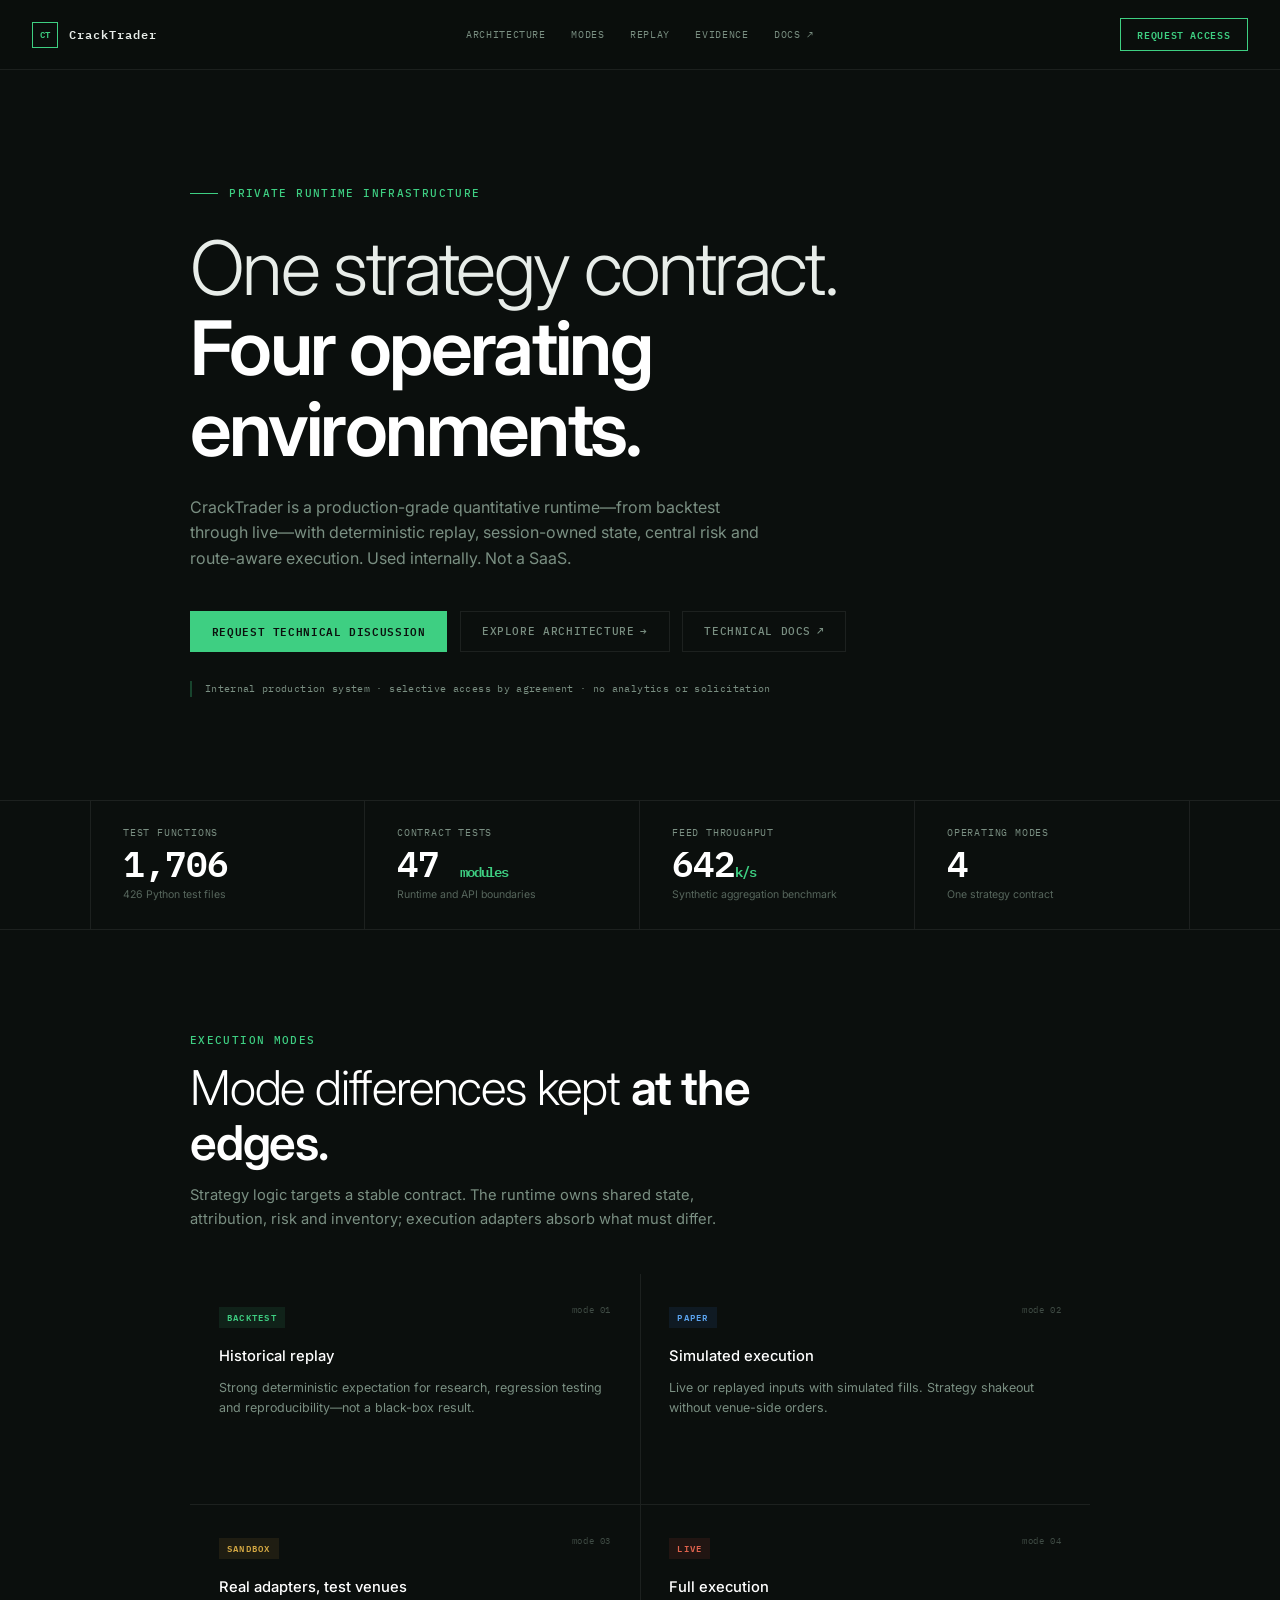
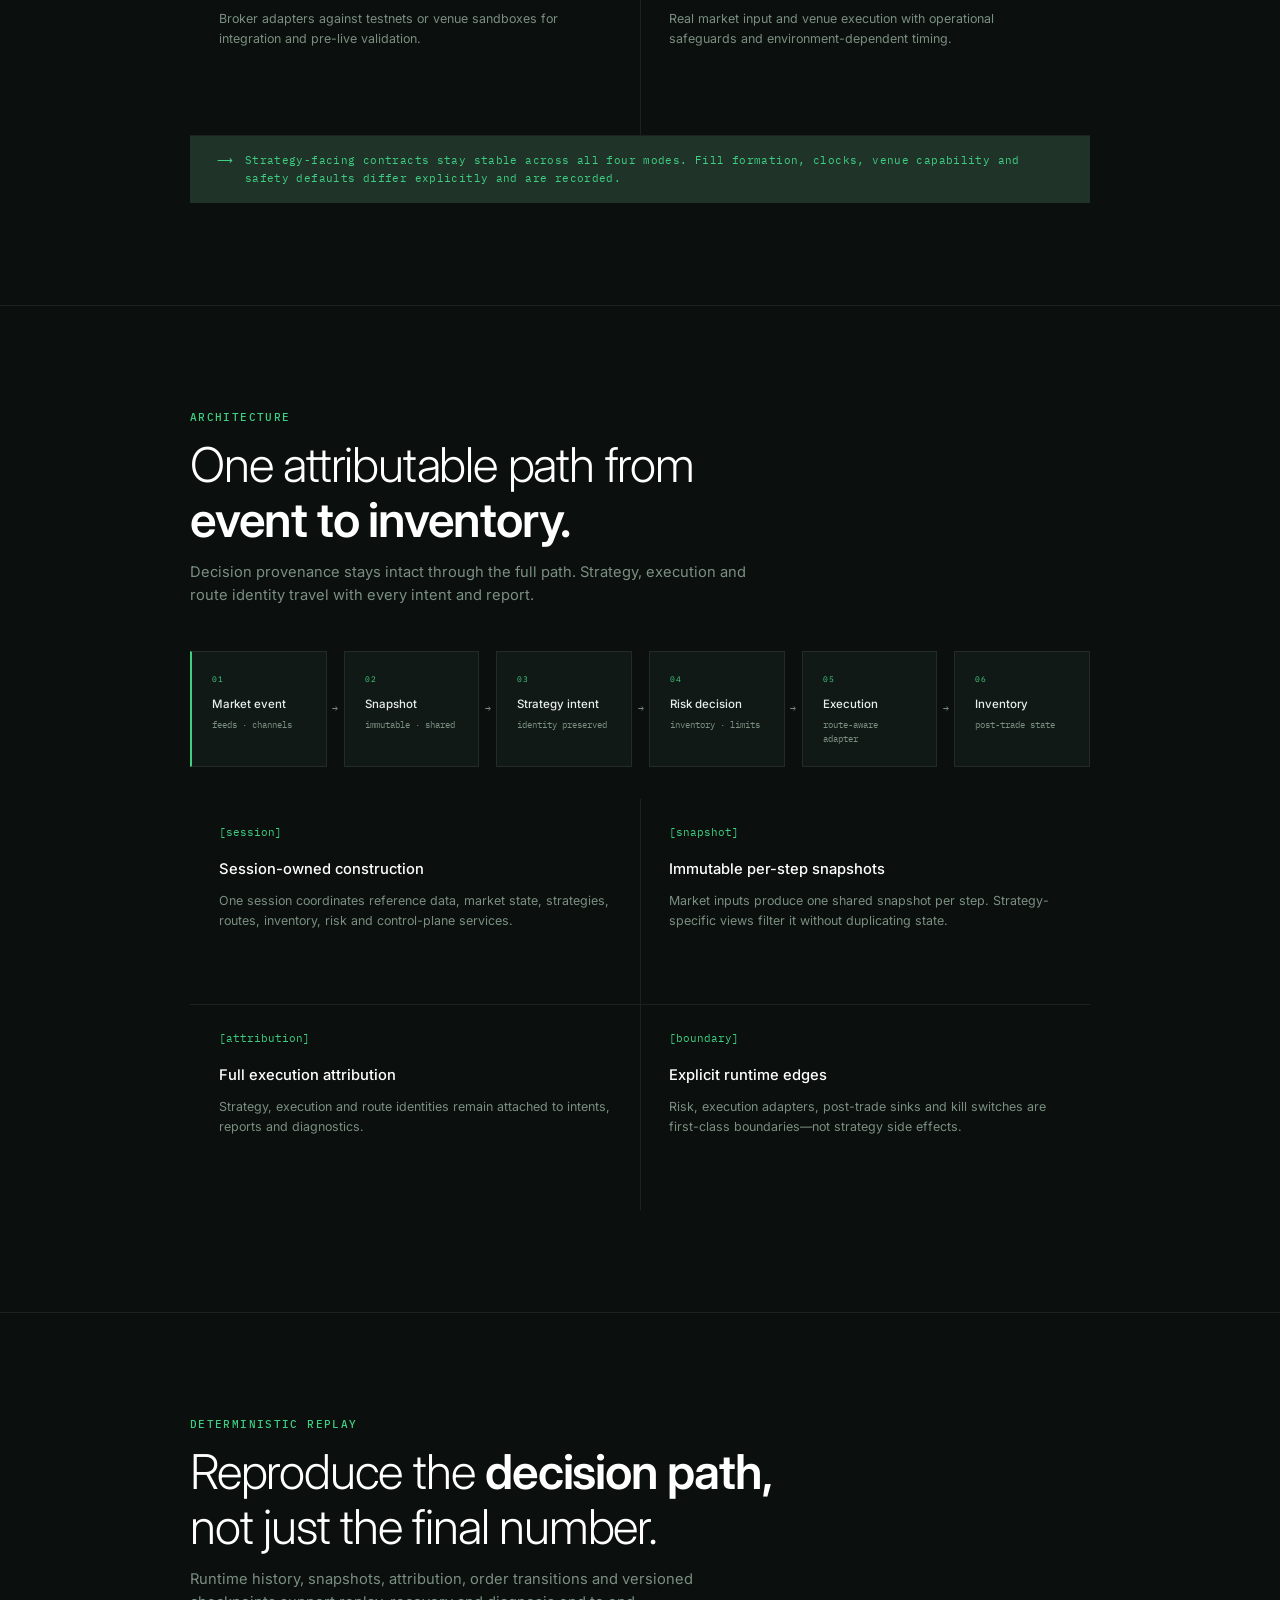
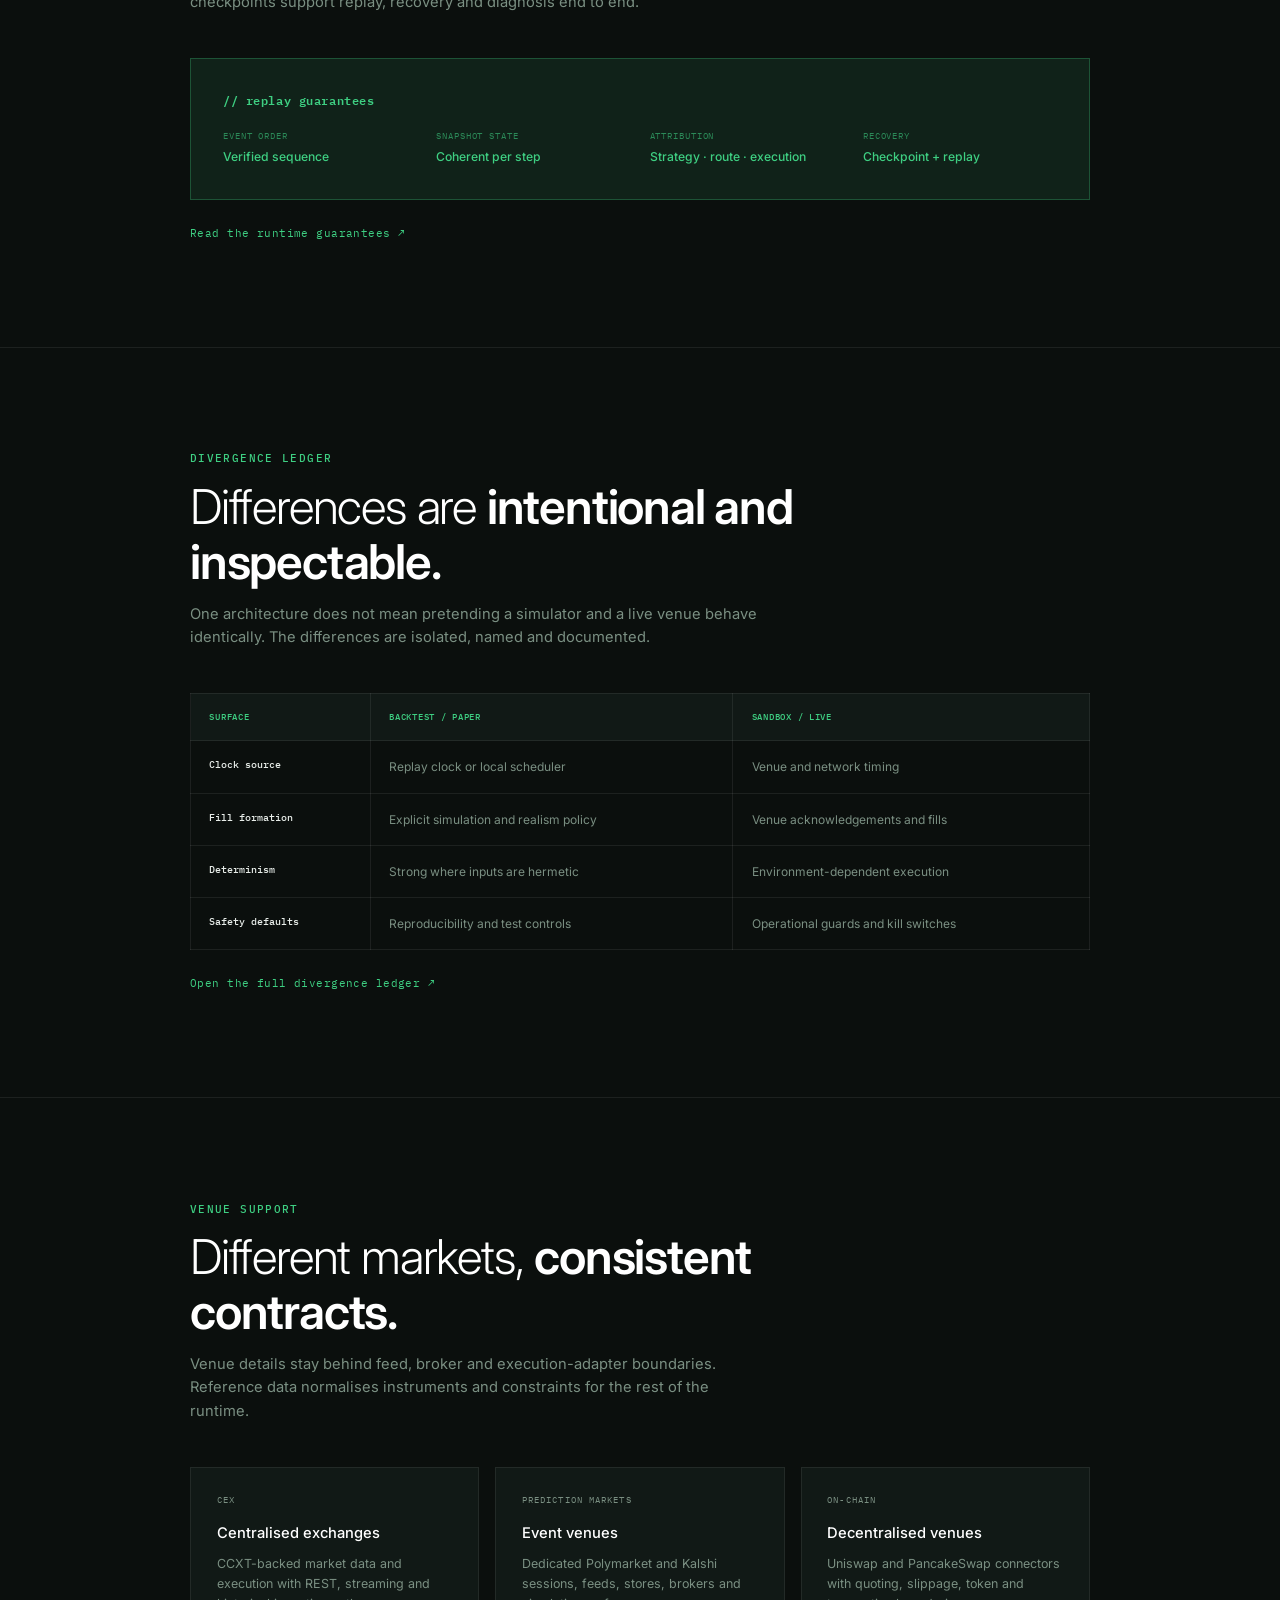
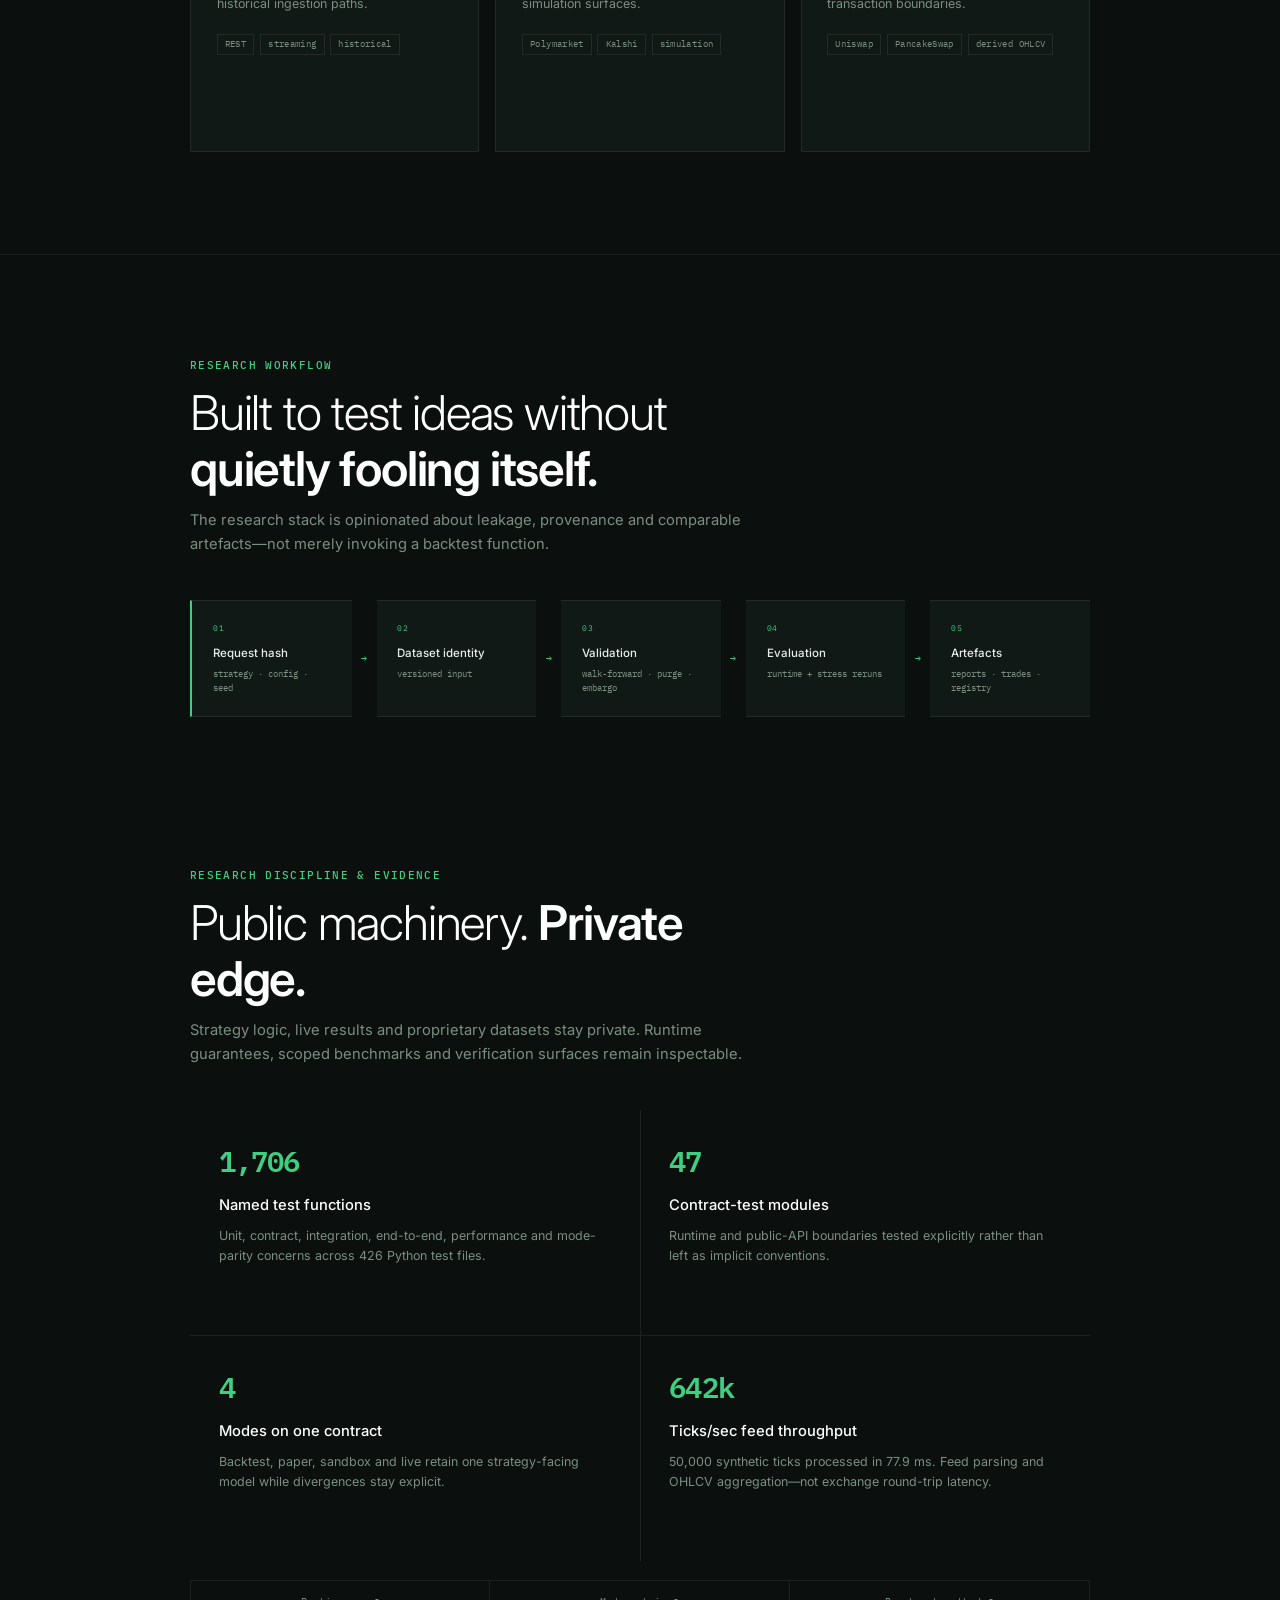
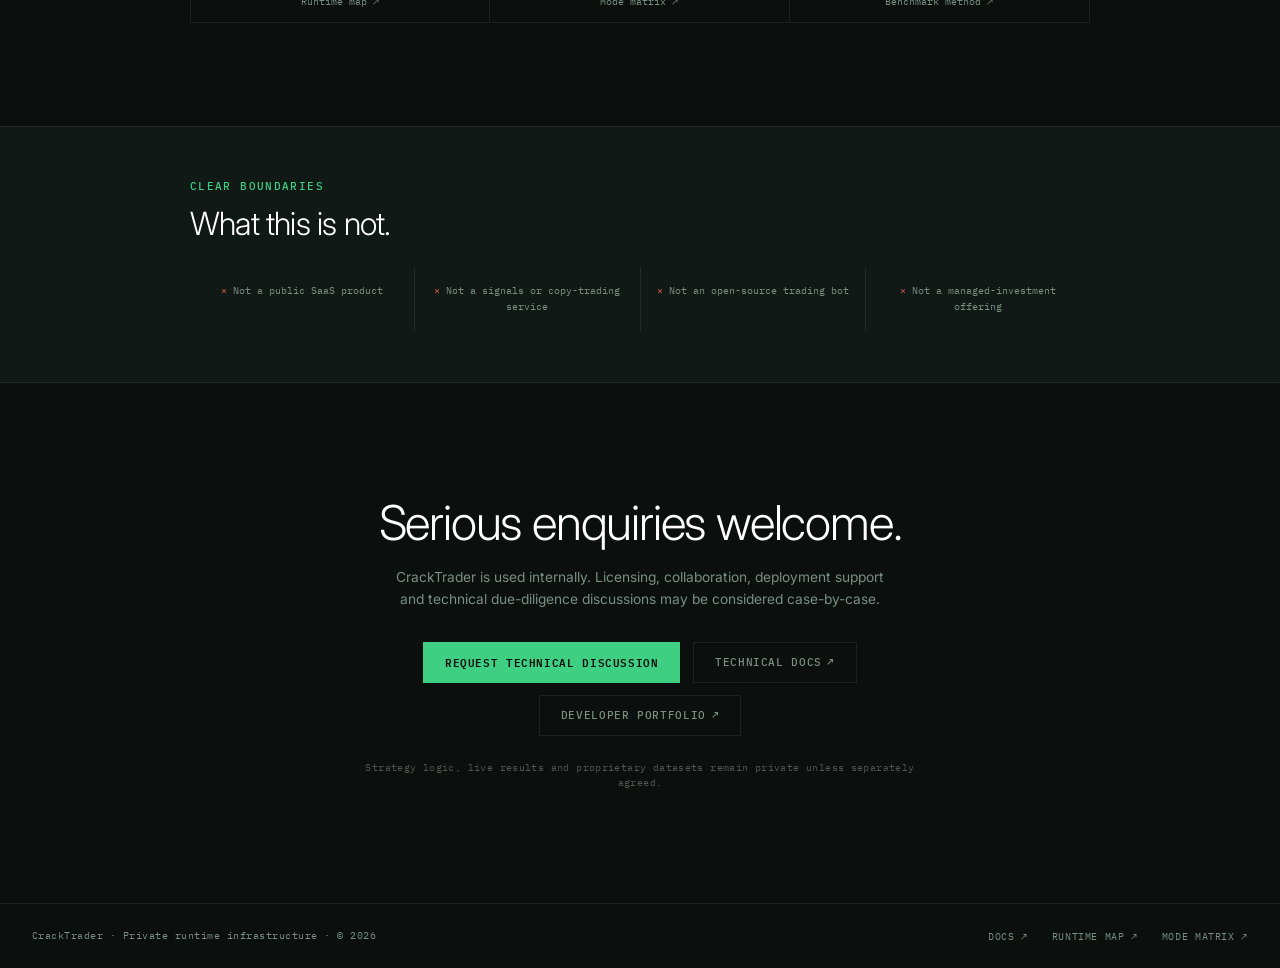
<file: index.html>
<!doctype html>
<html lang="en-AU">
<head>
  <meta charset="utf-8">
  <meta name="viewport" content="width=device-width, initial-scale=1">

  <title>CrackTrader — One Contract from Backtest to Live</title>
  <meta name="description" content="Private runtime infrastructure for quantitative research and execution. One strategy contract across backtest, paper, sandbox and live.">
  <meta name="author" content="Lachlan Bridges">
  <meta name="theme-color" content="#0b0f0d">

  <link rel="canonical" href="https://cracktrader.github.io/">

  <link rel="icon" href="/favicon.ico" sizes="any">
  <link rel="icon" type="image/png" sizes="32x32" href="/favicon-32x32.png">
  <link rel="icon" href="/assets/favicon.svg" type="image/svg+xml">
  <link rel="apple-touch-icon" sizes="180x180" href="/apple-touch-icon.png">
  <link rel="manifest" href="/site.webmanifest">

  <!-- Open Graph / link previews -->
  <meta property="og:type" content="website">
  <meta property="og:locale" content="en_AU">
  <meta property="og:site_name" content="CrackTrader">
  <meta property="og:title" content="CrackTrader — One Contract from Backtest to Live">
  <meta property="og:description" content="Private runtime infrastructure for quantitative research and execution. One strategy contract across backtest, paper, sandbox and live.">
  <meta property="og:url" content="https://cracktrader.github.io/">
  <meta property="og:image" content="https://cracktrader.github.io/assets/images/social-card.png">
  <meta property="og:image:secure_url" content="https://cracktrader.github.io/assets/images/social-card.png">
  <meta property="og:image:type" content="image/png">
  <meta property="og:image:width" content="1200">
  <meta property="og:image:height" content="630">
  <meta property="og:image:alt" content="CrackTrader — one strategy contract across backtest, paper, sandbox and live.">

  <!-- Twitter / X -->
  <meta name="twitter:card" content="summary_large_image">
  <meta name="twitter:title" content="CrackTrader — One Contract from Backtest to Live">
  <meta name="twitter:description" content="Private runtime infrastructure for quantitative research and execution. One strategy contract across backtest, paper, sandbox and live.">
  <meta name="twitter:image" content="https://cracktrader.github.io/assets/images/social-card.png">
  <meta name="twitter:image:alt" content="CrackTrader — one strategy contract across backtest, paper, sandbox and live.">

  <script type="application/ld+json">
  {
    "@context": "https://schema.org",
    "@type": "WebSite",
    "name": "CrackTrader",
    "url": "https://cracktrader.github.io/",
    "description": "Private runtime infrastructure for quantitative research and execution. One strategy contract across backtest, paper, sandbox and live.",
    "publisher": {
      "@type": "Person",
      "name": "Lachlan Bridges",
      "url": "https://thetailorretailored.github.io/"
    },
    "about": {
      "@type": "SoftwareApplication",
      "name": "CrackTrader",
      "applicationCategory": "DeveloperApplication",
      "operatingSystem": "Server-side Python runtime",
      "description": "A private quantitative runtime with deterministic replay, session-owned state, central risk and route-aware execution."
    }
  }
  </script>

  <link rel="preconnect" href="https://fonts.googleapis.com">
  <link rel="preconnect" href="https://fonts.gstatic.com" crossorigin>
  <link href="https://fonts.googleapis.com/css2?family=IBM+Plex+Mono:wght@400;500;600&amp;family=Inter:wght@300;400;500;600&amp;display=swap" rel="stylesheet">
  <link rel="stylesheet" href="styles.css">
</head>
  <body>
    <a class="skip-link" href="#main">Skip to content</a>

    <header class="site-nav">
      <a class="nav-logo" href="#top" aria-label="CrackTrader, home">
        <span class="nav-logo-mark" aria-hidden="true">CT</span>
        <span>CrackTrader</span>
      </a>
      <nav class="nav-links" aria-label="Primary navigation">
        <a href="#architecture">Architecture</a>
        <a href="#modes">Modes</a>
        <a href="#replay">Replay</a>
        <a href="#evidence">Evidence</a>
        <a href="https://cracktrader.github.io/docs/">Docs <span aria-hidden="true">↗</span></a>
      </nav>
      <a class="nav-cta" href="#access">Request access</a>
    </header>

    <main id="main">
      <section class="hero page-width" id="top">
        <p class="eyebrow rule-label">Private runtime infrastructure</p>
        <h1>One strategy contract.<br><strong>Four operating environments.</strong></h1>
        <p class="hero-copy">
          CrackTrader is a production-grade quantitative runtime—from backtest through
          live—with deterministic replay, session-owned state, central risk and
          route-aware execution. Used internally. Not a SaaS.
        </p>
        <div class="actions">
          <a class="button primary" href="#access">Request technical discussion</a>
          <a class="button ghost" href="#architecture">Explore architecture <span aria-hidden="true">→</span></a>
          <a class="button ghost" href="https://cracktrader.github.io/docs/">Technical docs <span aria-hidden="true">↗</span></a>
        </div>
        <p class="hero-note">Internal production system · selective access by agreement · no analytics or solicitation</p>
      </section>

      <section class="metrics" aria-label="Engineering metrics">
        <div class="metrics-inner">
          <article>
            <p>Test functions</p>
            <strong>1,706</strong>
            <small>426 Python test files</small>
          </article>
          <article>
            <p>Contract tests</p>
            <strong>47 <span>modules</span></strong>
            <small>Runtime and API boundaries</small>
          </article>
          <article>
            <p>Feed throughput</p>
            <strong>642<span>k/s</span></strong>
            <small>Synthetic aggregation benchmark</small>
          </article>
          <article>
            <p>Operating modes</p>
            <strong>4</strong>
            <small>One strategy contract</small>
          </article>
        </div>
      </section>

      <section class="section page-width" id="modes">
        <header class="section-header">
          <p class="eyebrow">Execution modes</p>
          <h2>Mode differences kept <strong>at the edges.</strong></h2>
          <p>Strategy logic targets a stable contract. The runtime owns shared state, attribution, risk and inventory; execution adapters absorb what must differ.</p>
        </header>

        <div class="mode-grid">
          <article>
            <small>mode 01</small>
            <span class="mode-tag backtest">Backtest</span>
            <h3>Historical replay</h3>
            <p>Strong deterministic expectation for research, regression testing and reproducibility—not a black-box result.</p>
          </article>
          <article>
            <small>mode 02</small>
            <span class="mode-tag paper">Paper</span>
            <h3>Simulated execution</h3>
            <p>Live or replayed inputs with simulated fills. Strategy shakeout without venue-side orders.</p>
          </article>
          <article>
            <small>mode 03</small>
            <span class="mode-tag sandbox">Sandbox</span>
            <h3>Real adapters, test venues</h3>
            <p>Broker adapters against testnets or venue sandboxes for integration and pre-live validation.</p>
          </article>
          <article>
            <small>mode 04</small>
            <span class="mode-tag live">Live</span>
            <h3>Full execution</h3>
            <p>Real market input and venue execution with operational safeguards and environment-dependent timing.</p>
          </article>
          <p class="contract-banner"><span aria-hidden="true">⟶</span> Strategy-facing contracts stay stable across all four modes. Fill formation, clocks, venue capability and safety defaults differ explicitly and are recorded.</p>
        </div>
      </section>

      <hr>

      <section class="section page-width" id="architecture">
        <header class="section-header">
          <p class="eyebrow">Architecture</p>
          <h2>One attributable path from <strong>event to inventory.</strong></h2>
          <p>Decision provenance stays intact through the full path. Strategy, execution and route identity travel with every intent and report.</p>
        </header>

        <div class="pipeline-scroll" tabindex="0" aria-label="Scrollable runtime pipeline">
          <ol class="pipeline">
            <li><span>01</span><strong>Market event</strong><small>feeds · channels</small></li>
            <li class="pipe-arrow" aria-hidden="true">→</li>
            <li><span>02</span><strong>Snapshot</strong><small>immutable · shared</small></li>
            <li class="pipe-arrow" aria-hidden="true">→</li>
            <li><span>03</span><strong>Strategy intent</strong><small>identity preserved</small></li>
            <li class="pipe-arrow" aria-hidden="true">→</li>
            <li><span>04</span><strong>Risk decision</strong><small>inventory · limits</small></li>
            <li class="pipe-arrow" aria-hidden="true">→</li>
            <li><span>05</span><strong>Execution</strong><small>route-aware adapter</small></li>
            <li class="pipe-arrow" aria-hidden="true">→</li>
            <li><span>06</span><strong>Inventory</strong><small>post-trade state</small></li>
          </ol>
        </div>

        <div class="property-grid">
          <article><span>[session]</span><h3>Session-owned construction</h3><p>One session coordinates reference data, market state, strategies, routes, inventory, risk and control-plane services.</p></article>
          <article><span>[snapshot]</span><h3>Immutable per-step snapshots</h3><p>Market inputs produce one shared snapshot per step. Strategy-specific views filter it without duplicating state.</p></article>
          <article><span>[attribution]</span><h3>Full execution attribution</h3><p>Strategy, execution and route identities remain attached to intents, reports and diagnostics.</p></article>
          <article><span>[boundary]</span><h3>Explicit runtime edges</h3><p>Risk, execution adapters, post-trade sinks and kill switches are first-class boundaries—not strategy side effects.</p></article>
        </div>
      </section>

      <hr>

      <section class="section page-width" id="replay">
        <header class="section-header">
          <p class="eyebrow">Deterministic replay</p>
          <h2>Reproduce the <strong>decision path,</strong> not just the final number.</h2>
          <p>Runtime history, snapshots, attribution, order transitions and versioned checkpoints support replay, recovery and diagnosis end to end.</p>
        </header>

        <div class="replay-block">
          <p class="terminal-label">// replay guarantees</p>
          <dl>
            <div><dt>Event order</dt><dd>Verified sequence</dd></div>
            <div><dt>Snapshot state</dt><dd>Coherent per step</dd></div>
            <div><dt>Attribution</dt><dd>Strategy · route · execution</dd></div>
            <div><dt>Recovery</dt><dd>Checkpoint + replay</dd></div>
          </dl>
        </div>
        <a class="inline-link" href="https://cracktrader.github.io/docs/testing/runtime_guarantees/">Read the runtime guarantees <span aria-hidden="true">↗</span></a>
      </section>

      <hr>

      <section class="section page-width" id="divergence">
        <header class="section-header">
          <p class="eyebrow">Divergence ledger</p>
          <h2>Differences are <strong>intentional and inspectable.</strong></h2>
          <p>One architecture does not mean pretending a simulator and a live venue behave identically. The differences are isolated, named and documented.</p>
        </header>
        <div class="ledger-wrap">
          <table class="ledger">
            <thead><tr><th>Surface</th><th>Backtest / paper</th><th>Sandbox / live</th></tr></thead>
            <tbody>
              <tr><th>Clock source</th><td>Replay clock or local scheduler</td><td>Venue and network timing</td></tr>
              <tr><th>Fill formation</th><td>Explicit simulation and realism policy</td><td>Venue acknowledgements and fills</td></tr>
              <tr><th>Determinism</th><td>Strong where inputs are hermetic</td><td>Environment-dependent execution</td></tr>
              <tr><th>Safety defaults</th><td>Reproducibility and test controls</td><td>Operational guards and kill switches</td></tr>
            </tbody>
          </table>
        </div>
        <a class="inline-link" href="https://cracktrader.github.io/docs/mode_divergence_ledger/">Open the full divergence ledger <span aria-hidden="true">↗</span></a>
      </section>

      <hr>

      <section class="section page-width" id="venues">
        <header class="section-header">
          <p class="eyebrow">Venue support</p>
          <h2>Different markets, <strong>consistent contracts.</strong></h2>
          <p>Venue details stay behind feed, broker and execution-adapter boundaries. Reference data normalises instruments and constraints for the rest of the runtime.</p>
        </header>
        <div class="venue-grid">
          <article>
            <small>CEX</small><h3>Centralised exchanges</h3>
            <p>CCXT-backed market data and execution with REST, streaming and historical ingestion paths.</p>
            <ul><li>REST</li><li>streaming</li><li>historical</li></ul>
          </article>
          <article>
            <small>Prediction markets</small><h3>Event venues</h3>
            <p>Dedicated Polymarket and Kalshi sessions, feeds, stores, brokers and simulation surfaces.</p>
            <ul><li>Polymarket</li><li>Kalshi</li><li>simulation</li></ul>
          </article>
          <article>
            <small>On-chain</small><h3>Decentralised venues</h3>
            <p>Uniswap and PancakeSwap connectors with quoting, slippage, token and transaction boundaries.</p>
            <ul><li>Uniswap</li><li>PancakeSwap</li><li>derived OHLCV</li></ul>
          </article>
        </div>
      </section>

      <hr>

      <section class="section page-width" id="research">
        <header class="section-header">
          <p class="eyebrow">Research workflow</p>
          <h2>Built to test ideas without <strong>quietly fooling itself.</strong></h2>
          <p>The research stack is opinionated about leakage, provenance and comparable artefacts—not merely invoking a backtest function.</p>
        </header>

        <div class="workflow-scroll" tabindex="0" aria-label="Scrollable research workflow">
          <ol class="workflow">
            <li><span>01</span><strong>Request hash</strong><small>strategy · config · seed</small></li>
            <li aria-hidden="true">→</li>
            <li><span>02</span><strong>Dataset identity</strong><small>versioned input</small></li>
            <li aria-hidden="true">→</li>
            <li><span>03</span><strong>Validation</strong><small>walk-forward · purge · embargo</small></li>
            <li aria-hidden="true">→</li>
            <li><span>04</span><strong>Evaluation</strong><small>runtime + stress reruns</small></li>
            <li aria-hidden="true">→</li>
            <li><span>05</span><strong>Artefacts</strong><small>reports · trades · registry</small></li>
          </ol>
        </div>
      </section>

      <section class="section page-width evidence-section" id="evidence">
        <header class="section-header">
          <p class="eyebrow">Research discipline &amp; evidence</p>
          <h2>Public machinery. <strong>Private edge.</strong></h2>
          <p>Strategy logic, live results and proprietary datasets stay private. Runtime guarantees, scoped benchmarks and verification surfaces remain inspectable.</p>
        </header>
        <div class="evidence-grid">
          <article><strong>1,706</strong><h3>Named test functions</h3><p>Unit, contract, integration, end-to-end, performance and mode-parity concerns across 426 Python test files.</p></article>
          <article><strong>47</strong><h3>Contract-test modules</h3><p>Runtime and public-API boundaries tested explicitly rather than left as implicit conventions.</p></article>
          <article><strong>4</strong><h3>Modes on one contract</h3><p>Backtest, paper, sandbox and live retain one strategy-facing model while divergences stay explicit.</p></article>
          <article><strong>642k</strong><h3>Ticks/sec feed throughput</h3><p>50,000 synthetic ticks processed in 77.9 ms. Feed parsing and OHLCV aggregation—not exchange round-trip latency.</p></article>
        </div>
        <div class="document-links">
          <a href="https://cracktrader.github.io/docs/architecture/runtime_map/">Runtime map <span aria-hidden="true">↗</span></a>
          <a href="https://cracktrader.github.io/docs/architecture/mode_matrix/">Mode matrix <span aria-hidden="true">↗</span></a>
          <a href="https://cracktrader.github.io/docs/performance/benchmarking/">Benchmark method <span aria-hidden="true">↗</span></a>
        </div>
      </section>

      <section class="not-section" aria-labelledby="not-title">
        <div class="page-width">
          <p class="eyebrow">Clear boundaries</p>
          <h2 id="not-title">What this is not.</h2>
          <ul>
            <li>Not a public SaaS product</li>
            <li>Not a signals or copy-trading service</li>
            <li>Not an open-source trading bot</li>
            <li>Not a managed-investment offering</li>
          </ul>
        </div>
      </section>

      <section class="access" id="access">
        <h2>Serious enquiries welcome.</h2>
        <p>CrackTrader is used internally. Licensing, collaboration, deployment support and technical due-diligence discussions may be considered case-by-case.</p>
        <div class="actions centred">
          <a class="button primary" href="mailto:lachlanjbridges@gmail.com?subject=CrackTrader%20technical%20discussion">Request technical discussion</a>
          <a class="button ghost" href="https://cracktrader.github.io/docs/">Technical docs <span aria-hidden="true">↗</span></a>
          <a class="button ghost" href="https://thetailorretailored.github.io/">Developer portfolio <span aria-hidden="true">↗</span></a>
        </div>
        <small>Strategy logic, live results and proprietary datasets remain private unless separately agreed.</small>
      </section>
    </main>

    <footer>
      <p>CrackTrader · Private runtime infrastructure · © 2026</p>
      <nav aria-label="Footer navigation">
        <a href="https://cracktrader.github.io/docs/">Docs <span aria-hidden="true">↗</span></a>
        <a href="https://cracktrader.github.io/docs/architecture/runtime_map/">Runtime map <span aria-hidden="true">↗</span></a>
        <a href="https://cracktrader.github.io/docs/architecture/mode_matrix/">Mode matrix <span aria-hidden="true">↗</span></a>
      </nav>
    </footer>
  </body>
</html>
</file>
<file: styles.css>
:root {
  --bg: #0b0f0d;
  --surface: #111916;
  --surface-2: #18211c;
  --border: rgba(255, 255, 255, .075);
  --border-accent: rgba(62, 207, 130, .28);
  --green: #3ecf82;
  --green-dim: rgba(62, 207, 130, .1);
  --text: #e8ede9;
  --white: #fff;
  --muted: #7a8f82;
  --mono: "IBM Plex Mono", ui-monospace, SFMono-Regular, Consolas, monospace;
  --sans: Inter, ui-sans-serif, system-ui, -apple-system, BlinkMacSystemFont, "Segoe UI", sans-serif;
}

* { box-sizing: border-box; }
html { scroll-behavior: smooth; }
body { margin: 0; background: var(--bg); color: var(--text); font-family: var(--sans); font-size: 16px; line-height: 1.6; text-rendering: optimizeLegibility; }
a { color: inherit; }
h1, h2, h3, p, ol, ul, dl { margin-top: 0; }
hr { margin: 0; border: 0; border-top: .5px solid var(--border); }
.page-width { width: min(900px, calc(100% - 4rem)); margin-inline: auto; }
.skip-link { position: fixed; z-index: 200; top: -5rem; left: 1rem; padding: .7rem 1rem; background: var(--green); color: var(--bg); font-family: var(--mono); font-size: .75rem; }
.skip-link:focus { top: 1rem; }

.site-nav { position: sticky; z-index: 100; top: 0; display: grid; grid-template-columns: 1fr auto 1fr; align-items: center; gap: 2rem; min-height: 70px; padding: .9rem 2rem; border-bottom: .5px solid var(--border); background: rgba(11, 15, 13, .94); backdrop-filter: blur(10px); }
.nav-logo { display: inline-flex; align-items: center; gap: .7rem; width: max-content; font-family: var(--mono); font-size: .78rem; font-weight: 600; letter-spacing: .08em; text-decoration: none; }
.nav-logo-mark { display: grid; width: 26px; height: 26px; place-items: center; border: 1.5px solid var(--green); color: var(--green); font-size: .58rem; letter-spacing: 0; }
.nav-links { display: flex; gap: clamp(.8rem, 2vw, 1.75rem); }
.nav-links a, footer a { color: var(--muted); font-family: var(--mono); font-size: .65rem; letter-spacing: .06em; text-decoration: none; text-transform: uppercase; transition: color 150ms ease; }
.nav-links a:hover, footer a:hover { color: var(--text); }
.nav-cta { justify-self: end; padding: .42rem 1.05rem; border: 1px solid var(--green); color: var(--green); font-family: var(--mono); font-size: .65rem; font-weight: 600; letter-spacing: .06em; text-decoration: none; text-transform: uppercase; transition: background-color 150ms ease; }
.nav-cta:hover { background: var(--green-dim); }

.hero { padding-block: clamp(5rem, 9vw, 7.5rem) clamp(4rem, 8vw, 6.5rem); }
.eyebrow { margin-bottom: .7rem; color: var(--green); font-family: var(--mono); font-size: .66rem; font-weight: 500; letter-spacing: .13em; text-transform: uppercase; }
.rule-label { display: flex; align-items: center; gap: .7rem; margin-bottom: 1.6rem; }
.rule-label::before { content: ""; width: 28px; height: 1px; background: var(--green); }
h1 { max-width: 780px; margin-bottom: 1.6rem; color: var(--text); font-size: clamp(3rem, 6.2vw, 4.7rem); font-weight: 300; letter-spacing: -.035em; line-height: 1.07; }
h1 strong, h2 strong { color: var(--white); font-weight: 600; }
.hero-copy { max-width: 590px; margin-bottom: 2.5rem; color: var(--muted); font-size: 1rem; }
.actions { display: flex; flex-wrap: wrap; gap: .8rem; align-items: center; }
.button { display: inline-flex; align-items: center; gap: .35rem; padding: .68rem 1.3rem; border: .5px solid var(--border); font-family: var(--mono); font-size: .66rem; font-weight: 500; letter-spacing: .06em; text-decoration: none; text-transform: uppercase; transition: color 150ms ease, border-color 150ms ease, background-color 150ms ease; }
.button.primary { border-color: var(--green); background: var(--green); color: var(--bg); font-weight: 600; }
.button.primary:hover { background: #55db91; }
.button.ghost { color: var(--muted); }
.button.ghost:hover { border-color: rgba(255, 255, 255, .22); color: var(--text); }
.hero-note { margin: 1.8rem 0 0; padding-left: .8rem; border-left: 2px solid var(--border-accent); color: var(--muted); font-family: var(--mono); font-size: .64rem; letter-spacing: .035em; }

.metrics { border-block: .5px solid var(--border); }
.metrics-inner { display: grid; grid-template-columns: repeat(4, 1fr); max-width: 1100px; margin-inline: auto; }
.metrics article { min-width: 0; padding: 1.55rem 2rem; border-right: .5px solid var(--border); }
.metrics article:first-child { border-left: .5px solid var(--border); }
.metrics p { margin-bottom: .25rem; color: var(--muted); font-family: var(--mono); font-size: .62rem; letter-spacing: .08em; text-transform: uppercase; }
.metrics strong { display: block; margin-bottom: .35rem; color: var(--white); font-family: var(--mono); font-size: clamp(1.7rem, 3vw, 2.25rem); font-weight: 600; letter-spacing: -.03em; line-height: 1; }
.metrics strong span { color: var(--green); font-size: .9rem; }
.metrics small { display: block; color: rgba(122, 143, 130, .68); font-size: .66rem; }

.section { padding-block: clamp(4.5rem, 8vw, 6.7rem); }
.section-header { max-width: 610px; margin-bottom: 2.7rem; }
.section-header h2, .not-section h2, .access h2, .error-page h1 { margin-bottom: .85rem; color: var(--white); font-size: clamp(2rem, 4.2vw, 3rem); font-weight: 300; letter-spacing: -.025em; line-height: 1.15; }
.section-header > p:last-child { max-width: 570px; margin-bottom: 0; color: var(--muted); font-size: .92rem; }

.mode-grid { display: grid; grid-template-columns: repeat(2, 1fr); gap: 1px; background: var(--border); }
.mode-grid article { position: relative; min-height: 230px; padding: 1.8rem; background: var(--bg); }
.mode-grid article > small { position: absolute; top: 1.8rem; right: 1.8rem; color: rgba(122, 143, 130, .48); font-family: var(--mono); font-size: .57rem; letter-spacing: .06em; }
.mode-tag { display: inline-block; margin-bottom: 1.1rem; padding: .2rem .5rem; font-family: var(--mono); font-size: .57rem; font-weight: 600; letter-spacing: .14em; text-transform: uppercase; }
.mode-tag.backtest { background: rgba(62, 207, 130, .1); color: var(--green); }
.mode-tag.paper { background: rgba(53, 130, 220, .1); color: #5ba4ef; }
.mode-tag.sandbox { background: rgba(200, 160, 60, .1); color: #d4a843; }
.mode-tag.live { background: rgba(220, 80, 60, .1); color: #e0634d; }
.mode-grid h3, .property-grid h3, .venue-grid h3, .evidence-grid h3 { margin-bottom: .55rem; color: var(--white); font-size: .92rem; font-weight: 500; }
.mode-grid article p, .property-grid p, .venue-grid p, .evidence-grid p { margin-bottom: 0; color: var(--muted); font-size: .78rem; }
.contract-banner { grid-column: 1 / -1; display: flex; gap: .7rem; align-items: flex-start; margin: 0; padding: 1rem 1.7rem; background: var(--green-dim); color: var(--green); font-family: var(--mono); font-size: .68rem; letter-spacing: .035em; }

.pipeline-scroll, .workflow-scroll { overflow-x: auto; margin-bottom: 2rem; scrollbar-color: var(--green) var(--surface); }
.pipeline { display: flex; align-items: stretch; min-width: 820px; margin: 0; padding: 0; list-style: none; }
.pipeline li:not(.pipe-arrow) { flex: 1; min-width: 118px; padding: 1.25rem; border: .5px solid var(--border); background: var(--surface); }
.pipeline li:first-child { border-left: 2px solid var(--green); }
.pipeline .pipe-arrow { display: grid; width: 17px; flex: 0 0 17px; place-items: center; color: var(--muted); font-family: var(--mono); font-size: .62rem; }
.pipeline span, .workflow span { display: block; margin-bottom: .55rem; color: var(--green); font-family: var(--mono); font-size: .53rem; letter-spacing: .1em; }
.pipeline strong, .workflow strong { display: block; margin-bottom: .3rem; color: var(--text); font-size: .72rem; font-weight: 500; }
.pipeline small, .workflow small { display: block; color: var(--muted); font-family: var(--mono); font-size: .55rem; }
.property-grid { display: grid; grid-template-columns: repeat(2, 1fr); gap: 1px; background: var(--border); }
.property-grid article { min-height: 205px; padding: 1.6rem 1.8rem; background: var(--bg); }
.property-grid article > span { display: block; margin-bottom: 1rem; color: var(--green); font-family: var(--mono); font-size: .7rem; }

.replay-block { margin-bottom: 1.2rem; padding: 2rem; border: .5px solid var(--border-accent); background: var(--green-dim); }
.terminal-label { margin-bottom: 1.2rem; color: var(--green); font-family: var(--mono); font-size: .72rem; font-weight: 600; letter-spacing: .05em; }
.replay-block dl { display: grid; grid-template-columns: repeat(4, 1fr); gap: 1.2rem; margin-bottom: 0; }
.replay-block dl div { min-width: 0; }
.replay-block dt { margin-bottom: .3rem; color: rgba(62, 207, 130, .6); font-family: var(--mono); font-size: .55rem; letter-spacing: .1em; text-transform: uppercase; }
.replay-block dd { margin: 0; color: var(--green); font-size: .76rem; font-weight: 500; }
.inline-link { color: var(--green); font-family: var(--mono); font-size: .67rem; letter-spacing: .04em; text-decoration: none; }
.inline-link:hover { text-decoration: underline; }

.ledger-wrap { overflow-x: auto; margin-bottom: 1.2rem; }
.ledger { width: 100%; min-width: 700px; border-collapse: collapse; font-size: .75rem; }
.ledger th, .ledger td { padding: 1rem 1.15rem; border: .5px solid var(--border); text-align: left; vertical-align: top; }
.ledger thead th { color: var(--green); background: var(--surface); font-family: var(--mono); font-size: .57rem; font-weight: 500; letter-spacing: .08em; text-transform: uppercase; }
.ledger tbody th { width: 20%; color: var(--text); font-family: var(--mono); font-size: .62rem; font-weight: 500; }
.ledger td { color: var(--muted); }

.venue-grid { display: grid; grid-template-columns: repeat(3, 1fr); gap: 1rem; }
.venue-grid article { min-height: 285px; padding: 1.6rem; border: .5px solid var(--border); background: var(--surface); }
.venue-grid article > small { display: block; margin-bottom: .9rem; color: var(--muted); font-family: var(--mono); font-size: .57rem; letter-spacing: .12em; text-transform: uppercase; }
.venue-grid ul { display: flex; flex-wrap: wrap; gap: .35rem; margin: 1.2rem 0 0; padding: 0; list-style: none; }
.venue-grid li { padding: .18rem .45rem; border: .5px solid var(--border); color: var(--muted); font-family: var(--mono); font-size: .55rem; letter-spacing: .04em; }

.workflow { display: flex; align-items: stretch; min-width: 800px; margin: 0; padding: 0; list-style: none; }
.workflow li:nth-child(odd) { flex: 1; padding: 1.3rem; border-block: .5px solid var(--border); background: var(--surface); }
.workflow li:first-child { border-left: 2px solid var(--green); }
.workflow li:nth-child(even) { display: grid; width: 25px; flex: 0 0 25px; place-items: center; color: var(--green); font-family: var(--mono); font-size: .65rem; }
.evidence-section { padding-top: 1rem; }
.evidence-grid { display: grid; grid-template-columns: repeat(2, 1fr); gap: 1px; background: var(--border); }
.evidence-grid article { min-height: 225px; padding: 1.8rem; background: var(--bg); }
.evidence-grid article > strong { display: block; margin-bottom: .6rem; color: var(--green); font-family: var(--mono); font-size: 1.8rem; font-weight: 600; letter-spacing: -.03em; }
.document-links { display: grid; grid-template-columns: repeat(3, 1fr); margin-top: 1.2rem; border: .5px solid var(--border); }
.document-links a { padding: .8rem 1rem; border-right: .5px solid var(--border); color: var(--muted); font-family: var(--mono); font-size: .62rem; text-align: center; text-decoration: none; }
.document-links a:last-child { border-right: 0; }
.document-links a:hover { color: var(--green); }

.not-section { padding-block: 3.2rem; border-block: .5px solid var(--border); background: var(--surface); }
.not-section h2 { margin-bottom: 1.5rem; font-size: 2rem; }
.not-section ul { display: grid; grid-template-columns: repeat(4, 1fr); gap: 1px; margin: 0; padding: 0; background: var(--border); list-style: none; }
.not-section li { padding: 1rem; background: var(--surface); color: var(--muted); font-family: var(--mono); font-size: .62rem; text-align: center; }
.not-section li::before { content: "× "; color: #e0634d; }

.access { max-width: 640px; margin-inline: auto; padding: clamp(5rem, 9vw, 7rem) 2rem; text-align: center; }
.access h2 { margin-bottom: 1rem; }
.access > p { max-width: 510px; margin: 0 auto 2rem; color: var(--muted); font-size: .86rem; }
.centred { justify-content: center; }
.access > small { display: block; margin-top: 1.5rem; color: rgba(122, 143, 130, .58); font-family: var(--mono); font-size: .6rem; letter-spacing: .04em; }

footer { display: flex; align-items: center; justify-content: space-between; gap: 2rem; padding: 1.5rem 2rem; border-top: .5px solid var(--border); }
footer p { margin: 0; color: var(--muted); font-family: var(--mono); font-size: .62rem; letter-spacing: .05em; }
footer nav { display: flex; gap: 1.5rem; }

.error-page { min-height: calc(100vh - 70px); padding-block: 7rem; }
.error-page h1 { max-width: 600px; }
.error-page p:not(.eyebrow) { max-width: 520px; color: var(--muted); }

:focus-visible { outline: 2px solid var(--green); outline-offset: 4px; }
@media (max-width: 820px) {
  .site-nav { grid-template-columns: 1fr auto; }
  .nav-links { display: none; }
  .metrics-inner { grid-template-columns: repeat(2, 1fr); }
  .metrics article:nth-child(2) { border-right: 0; }
  .metrics article:nth-child(-n+2) { border-bottom: .5px solid var(--border); }
  .venue-grid { grid-template-columns: 1fr; }
  .venue-grid article { min-height: auto; }
  .replay-block dl { grid-template-columns: repeat(2, 1fr); }
  .not-section ul { grid-template-columns: repeat(2, 1fr); }
}
@media (max-width: 560px) {
  .page-width { width: min(100% - 2rem, 900px); }
  .site-nav { min-height: 62px; padding-inline: 1rem; }
  .nav-cta { padding-inline: .7rem; font-size: .57rem; }
  .hero { padding-block: 4.5rem 4rem; }
  h1 { font-size: clamp(2.8rem, 13vw, 3.8rem); }
  .actions { align-items: stretch; flex-direction: column; }
  .button { justify-content: center; }
  .metrics-inner { grid-template-columns: 1fr; }
  .metrics article { padding-inline: 1.4rem; border-right: 0; border-bottom: .5px solid var(--border); }
  .metrics article:first-child { border-left: 0; }
  .metrics article:last-child { border-bottom: 0; }
  .mode-grid, .property-grid, .evidence-grid { grid-template-columns: 1fr; }
  .mode-grid article, .property-grid article, .evidence-grid article { min-height: auto; }
  .contract-banner { align-items: flex-start; }
  .replay-block { padding: 1.4rem; }
  .replay-block dl { grid-template-columns: 1fr; }
  .document-links { grid-template-columns: 1fr; }
  .document-links a { border-right: 0; border-bottom: .5px solid var(--border); }
  .document-links a:last-child { border-bottom: 0; }
  .not-section ul { grid-template-columns: 1fr; }
  footer { align-items: flex-start; flex-direction: column; }
  footer nav { flex-wrap: wrap; }
}
@media (prefers-reduced-motion: reduce) {
  html { scroll-behavior: auto; }
  *, *::before, *::after { transition-duration: .01ms !important; }
}
@media print {
  .site-nav, .actions, footer { display: none; }
  body, .mode-grid article, .property-grid article, .evidence-grid article, .venue-grid article, .not-section, .not-section li { background: white; color: black; }
  .section, .hero, .access { padding-block: 2rem; }
}
</file>
